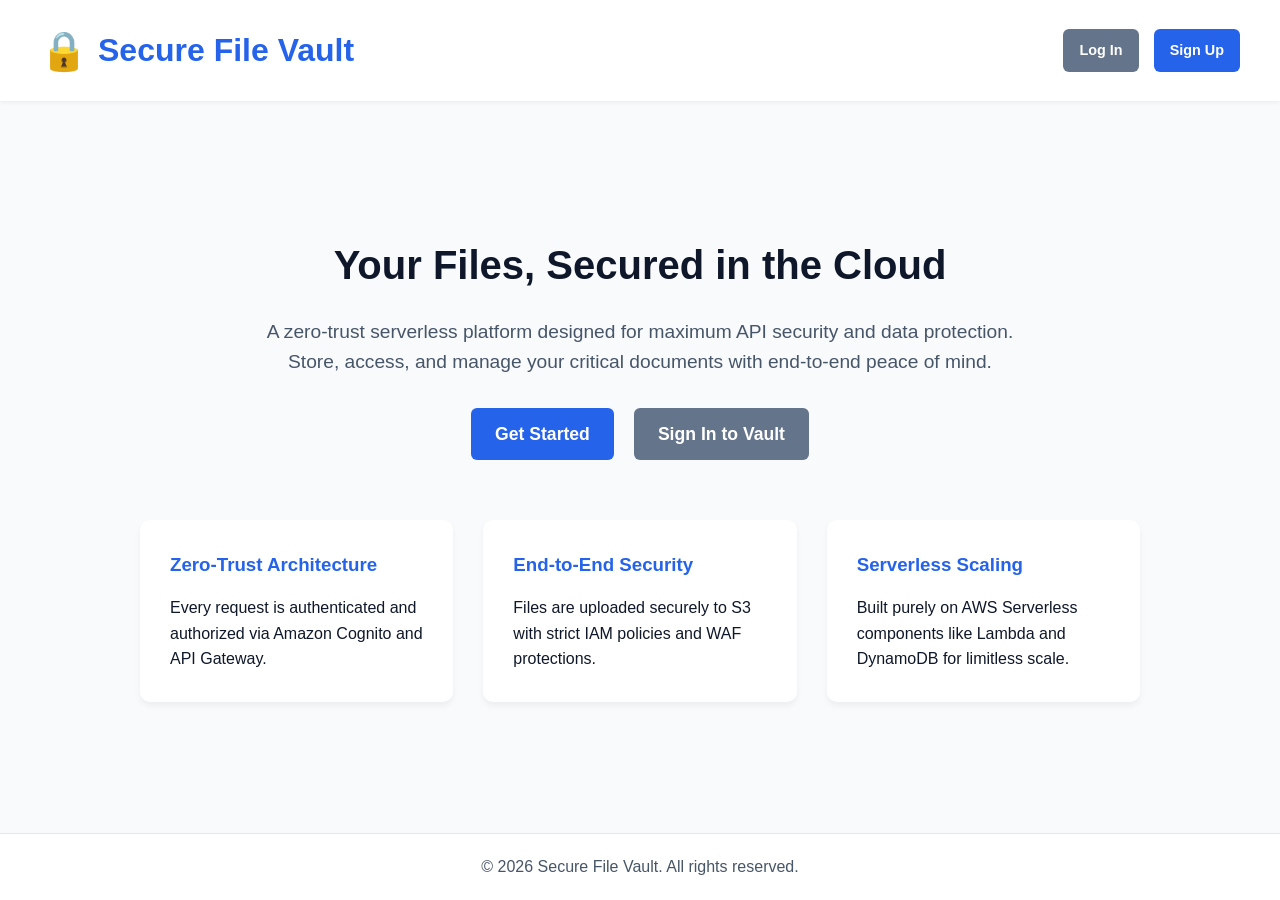
<file: scripts/website/index.html>
<!DOCTYPE html>
<html lang="en">
<head>
    <meta charset="UTF-8">
    <meta name="viewport" content="width=device-width, initial-scale=1.0">
    <title>Secure File Vault - Home</title>
    <link rel="stylesheet" href="styles.css">
</head>
<body class="landing-page">
    <header class="landing-header">
        <div class="logo">
            <h1>Secure File Vault</h1>
        </div>
        <nav class="landing-nav">
            <a href="auth.html" class="btn secondary">Log In</a>
            <a href="auth.html?mode=signup" class="btn primary">Sign Up</a>
        </nav>
    </header>

    <main class="hero-section">
        <div class="hero-content">
            <h2>Your Files, Secured in the Cloud</h2>
            <p>A zero-trust serverless platform designed for maximum API security and data protection. Store, access, and manage your critical documents with end-to-end peace of mind.</p>
            <div class="hero-actions">
                <a href="auth.html?mode=signup" class="btn primary hero-btn">Get Started</a>
                <a href="auth.html" class="btn secondary hero-btn">Sign In to Vault</a>
            </div>
        </div>
        
        <div class="features-section">
            <div class="feature-card">
                <h3>Zero-Trust Architecture</h3>
                <p>Every request is authenticated and authorized via Amazon Cognito and API Gateway.</p>
            </div>
            <div class="feature-card">
                <h3>End-to-End Security</h3>
                <p>Files are uploaded securely to S3 with strict IAM policies and WAF protections.</p>
            </div>
            <div class="feature-card">
                <h3>Serverless Scaling</h3>
                <p>Built purely on AWS Serverless components like Lambda and DynamoDB for limitless scale.</p>
            </div>
        </div>
    </main>

    <footer>
        <p>&copy; 2026 Secure File Vault. All rights reserved.</p>
    </footer>

    <script src="config.js"></script>
    <script>
        document.addEventListener('DOMContentLoaded', () => {
            if (appConfig.cognito.domain.includes('${')) return; // Still running locally without terraform injection
            
            const redirectUri = `https://${window.location.hostname}/vault.html`;
            const loginUrl = `https://${appConfig.cognito.domain}/login?client_id=${appConfig.cognito.userPoolClientId}&response_type=token&scope=email+openid&redirect_uri=${redirectUri}`;
            const signupUrl = `https://${appConfig.cognito.domain}/signup?client_id=${appConfig.cognito.userPoolClientId}&response_type=token&scope=email+openid&redirect_uri=${redirectUri}`;
            
            document.querySelectorAll('a[href="auth.html"]').forEach(el => el.href = loginUrl);
            document.querySelectorAll('a[href="auth.html?mode=signup"]').forEach(el => el.href = signupUrl);
        });
    </script>
</body>
</html>
</file>
<file: scripts/website/styles.css>
:root {
    --primary-color: #2563eb;
    --primary-hover: #1d4ed8;
    --secondary-color: #64748b;
    --secondary-hover: #475569;
    --success-color: #16a34a;
    --success-hover: #15803d;
    --danger-color: #dc2626;
    --danger-hover: #b91c1c;
    --background-color: #f8fafc;
    --card-bg: #ffffff;
    --text-primary: #0f172a;
    --text-secondary: #475569;
    --border-color: #e2e8f0;
}

* {
    box-sizing: border-box;
    margin: 0;
    padding: 0;
    font-family: 'Segoe UI', Tahoma, Geneva, Verdana, sans-serif;
}

body {
    background-color: var(--background-color);
    color: var(--text-primary);
    line-height: 1.6;
}

#app-container {
    max-width: 1000px;
    margin: 0 auto;
    padding: 20px;
}

header {
    display: flex;
    justify-content: space-between;
    align-items: center;
    padding: 20px 0;
    margin-bottom: 30px;
    border-bottom: 2px solid var(--border-color);
}

h1 {
    color: var(--primary-color);
    display: flex;
    align-items: center;
    gap: 10px;
}

h1::before {
    content: "🔒";
    font-size: 1.2em;
}

.hidden {
    display: none !important;
}

/* Utilities */
.text-center { text-align: center; }
.full-width { width: 100%; }

/* Buttons */
.btn {
    padding: 10px 16px;
    border: none;
    border-radius: 6px;
    cursor: pointer;
    font-weight: 600;
    font-size: 0.9rem;
    transition: background-color 0.2s, transform 0.1s;
    display: inline-block;
    text-align: center;
    text-decoration: none;
}

.btn:active {
    transform: scale(0.98);
}

.btn:disabled {
    opacity: 0.6;
    cursor: not-allowed;
    transform: none;
}

.btn.primary {
    background-color: var(--primary-color);
    color: white;
}
.btn.primary:hover:not(:disabled) { background-color: var(--primary-hover); }

.btn.secondary {
    background-color: var(--secondary-color);
    color: white;
}
.btn.secondary:hover:not(:disabled) { background-color: var(--secondary-hover); }

.btn.success {
    background-color: var(--success-color);
    color: white;
}
.btn.success:hover:not(:disabled) { background-color: var(--success-hover); }

.btn.danger {
    background-color: var(--danger-color);
    color: white;
    padding: 6px 12px;
    font-size: 0.8rem;
}
.btn.danger:hover:not(:disabled) { background-color: var(--danger-hover); }


/* Landing Page Specifics */
.landing-page {
    display: flex;
    flex-direction: column;
    min-height: 100vh;
}

.landing-header {
    padding: 20px 40px;
    margin-bottom: 0;
    border-bottom: none;
    background-color: var(--card-bg);
    box-shadow: 0 2px 4px rgba(0,0,0,0.05);
}

.landing-nav {
    display: flex;
    gap: 15px;
}

.hero-section {
    flex: 1;
    display: flex;
    flex-direction: column;
    align-items: center;
    justify-content: center;
    padding: 60px 20px;
    text-align: center;
}

.hero-content {
    max-width: 800px;
    margin-bottom: 60px;
}

.hero-content h2 {
    font-size: 2.5rem;
    color: var(--text-primary);
    margin-bottom: 20px;
}

.hero-content p {
    font-size: 1.2rem;
    color: var(--text-secondary);
    margin-bottom: 30px;
}

.hero-actions {
    display: flex;
    gap: 20px;
    justify-content: center;
}

.hero-btn {
    font-size: 1.1rem;
    padding: 12px 24px;
}

.features-section {
    display: flex;
    flex-wrap: wrap;
    gap: 30px;
    justify-content: center;
    max-width: 1000px;
}

.feature-card {
    background-color: var(--card-bg);
    padding: 30px;
    border-radius: 10px;
    box-shadow: 0 4px 6px rgba(0, 0, 0, 0.05);
    flex: 1;
    min-width: 250px;
    text-align: left;
}

.feature-card h3 {
    color: var(--primary-color);
    margin-bottom: 15px;
}

.landing-page footer {
    text-align: center;
    padding: 20px;
    color: var(--text-secondary);
    background-color: var(--card-bg);
    border-top: 1px solid var(--border-color);
}

/* Auth Page Specifics */
.auth-page-body {
    display: flex;
    justify-content: center;
    align-items: center;
    min-height: 100vh;
    background-color: #f1f5f9;
}

.auth-container {
    width: 100%;
    max-width: 450px;
    padding: 20px;
}

.auth-logo {
    margin-bottom: 30px;
}

.auth-logo h1 {
    justify-content: center;
}

.auth-box {
    background-color: var(--card-bg);
    padding: 40px 30px;
    border-radius: 10px;
    box-shadow: 0 10px 15px -3px rgba(0, 0, 0, 0.1);
    width: 100%;
}

.auth-box h2 {
    margin-bottom: 25px;
    text-align: center;
    color: var(--text-primary);
}

.form-group {
    margin-bottom: 20px;
}

.form-group label {
    display: block;
    margin-bottom: 8px;
    font-weight: 500;
    color: var(--text-secondary);
}

.form-group input {
    width: 100%;
    padding: 12px;
    border: 1px solid var(--border-color);
    border-radius: 6px;
    font-size: 1rem;
}

.form-group input:focus {
    outline: none;
    border-color: var(--primary-color);
    box-shadow: 0 0 0 3px rgba(37, 99, 235, 0.1);
}

#auth-submit-btn {
    margin-top: 10px;
    padding: 12px;
}

.auth-switch {
    margin-top: 20px;
    text-align: center;
    font-size: 0.95rem;
    color: var(--text-secondary);
}

.auth-switch a {
    color: var(--primary-color);
    text-decoration: none;
    font-weight: 600;
}

.auth-switch a:hover {
    text-decoration: underline;
}

.error-message {
    color: var(--danger-color);
    font-size: 0.9rem;
    margin-bottom: 15px;
    min-height: 20px;
    text-align: center;
}

/* Vault Section */
.vault-controls {
    background-color: var(--card-bg);
    padding: 20px;
    border-radius: 10px;
    box-shadow: 0 2px 4px rgba(0, 0, 0, 0.05);
    margin-bottom: 20px;
}

.upload-area {
    display: flex;
    align-items: center;
    gap: 15px;
}

.file-input {
    display: none;
}

#selected-file-name {
    color: var(--text-secondary);
    font-size: 0.9rem;
    flex-grow: 1;
    white-space: nowrap;
    overflow: hidden;
    text-overflow: ellipsis;
}

#upload-progress {
    margin-top: 15px;
    display: flex;
    align-items: center;
    gap: 10px;
}

.progress-bar {
    flex-grow: 1;
    height: 8px;
    background-color: var(--border-color);
    border-radius: 4px;
    overflow: hidden;
}

.progress-fill {
    height: 100%;
    background-color: var(--primary-color);
    width: 0%;
    transition: width 0.3s ease;
}

/* File List */
.file-list-container {
    background-color: var(--card-bg);
    border-radius: 10px;
    box-shadow: 0 2px 4px rgba(0, 0, 0, 0.05);
    padding: 20px;
    overflow-x: auto;
}

.file-list-container h2 {
    margin-bottom: 15px;
    font-size: 1.2rem;
    color: var(--text-secondary);
}

table {
    width: 100%;
    border-collapse: collapse;
}

th, td {
    padding: 12px 15px;
    text-align: left;
    border-bottom: 1px solid var(--border-color);
}

th {
    background-color: var(--background-color);
    font-weight: 600;
    color: var(--text-secondary);
}

tr:last-child td {
    border-bottom: none;
}

tr:hover td {
    background-color: #f1f5f9;
}

.empty-state {
    text-align: center;
    padding: 30px !important;
    color: var(--text-secondary);
    font-style: italic;
}

.action-links {
    display: flex;
    gap: 10px;
}

.action-links a {
    color: var(--primary-color);
    text-decoration: none;
    font-weight: 500;
    font-size: 0.9rem;
}

.action-links a:hover {
    text-decoration: underline;
}
</file>
